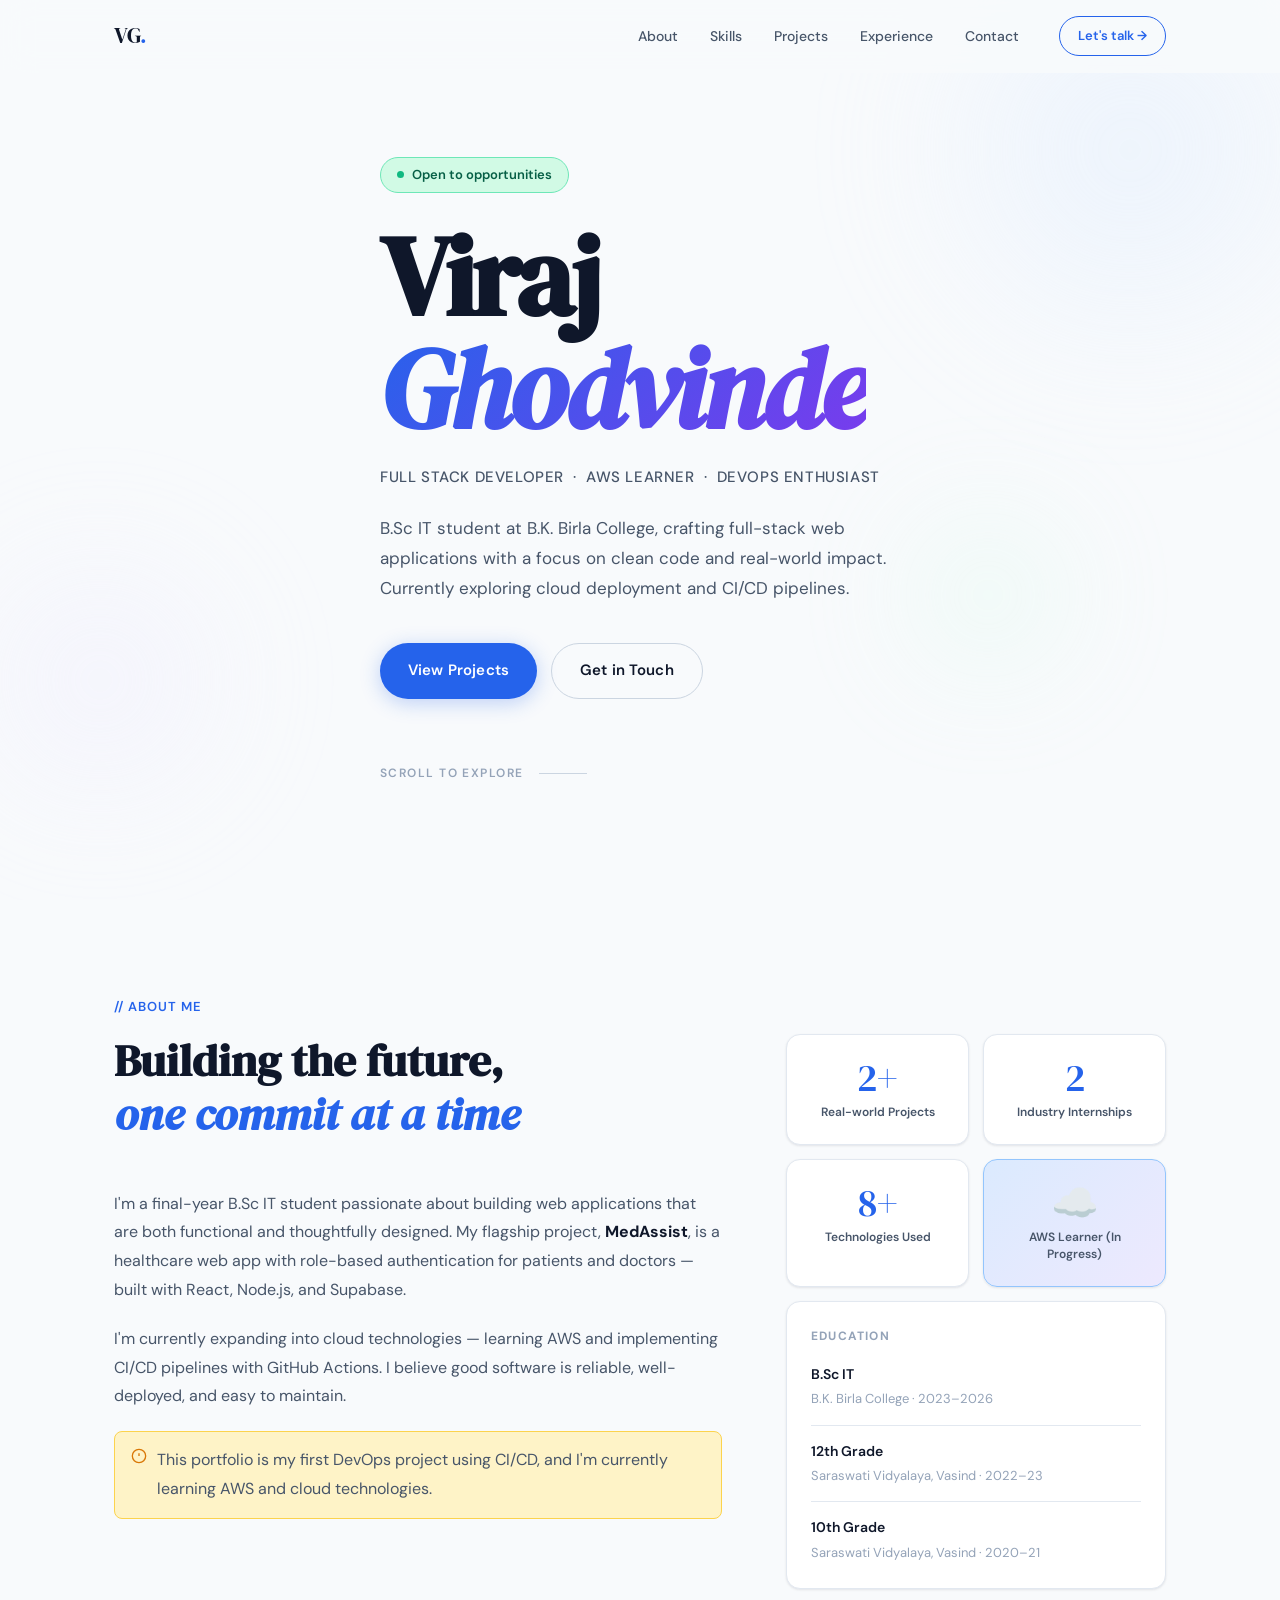
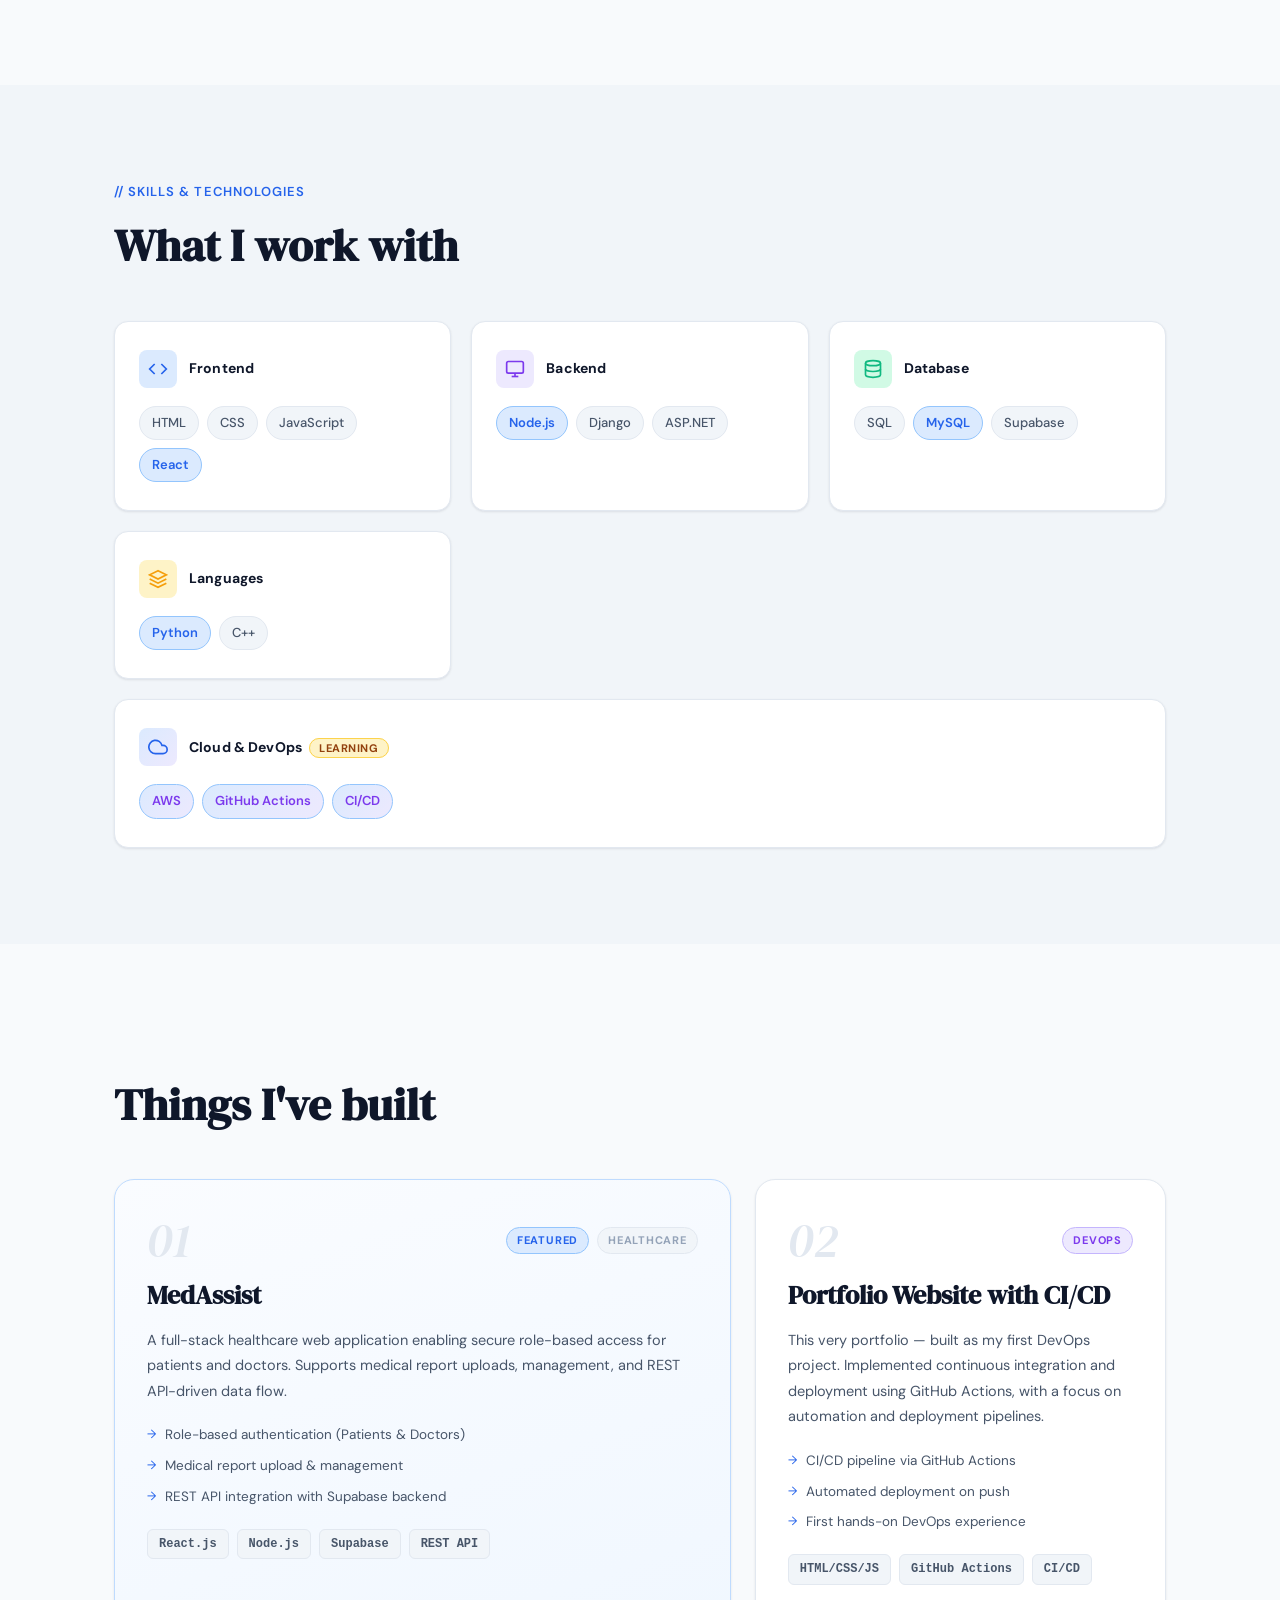
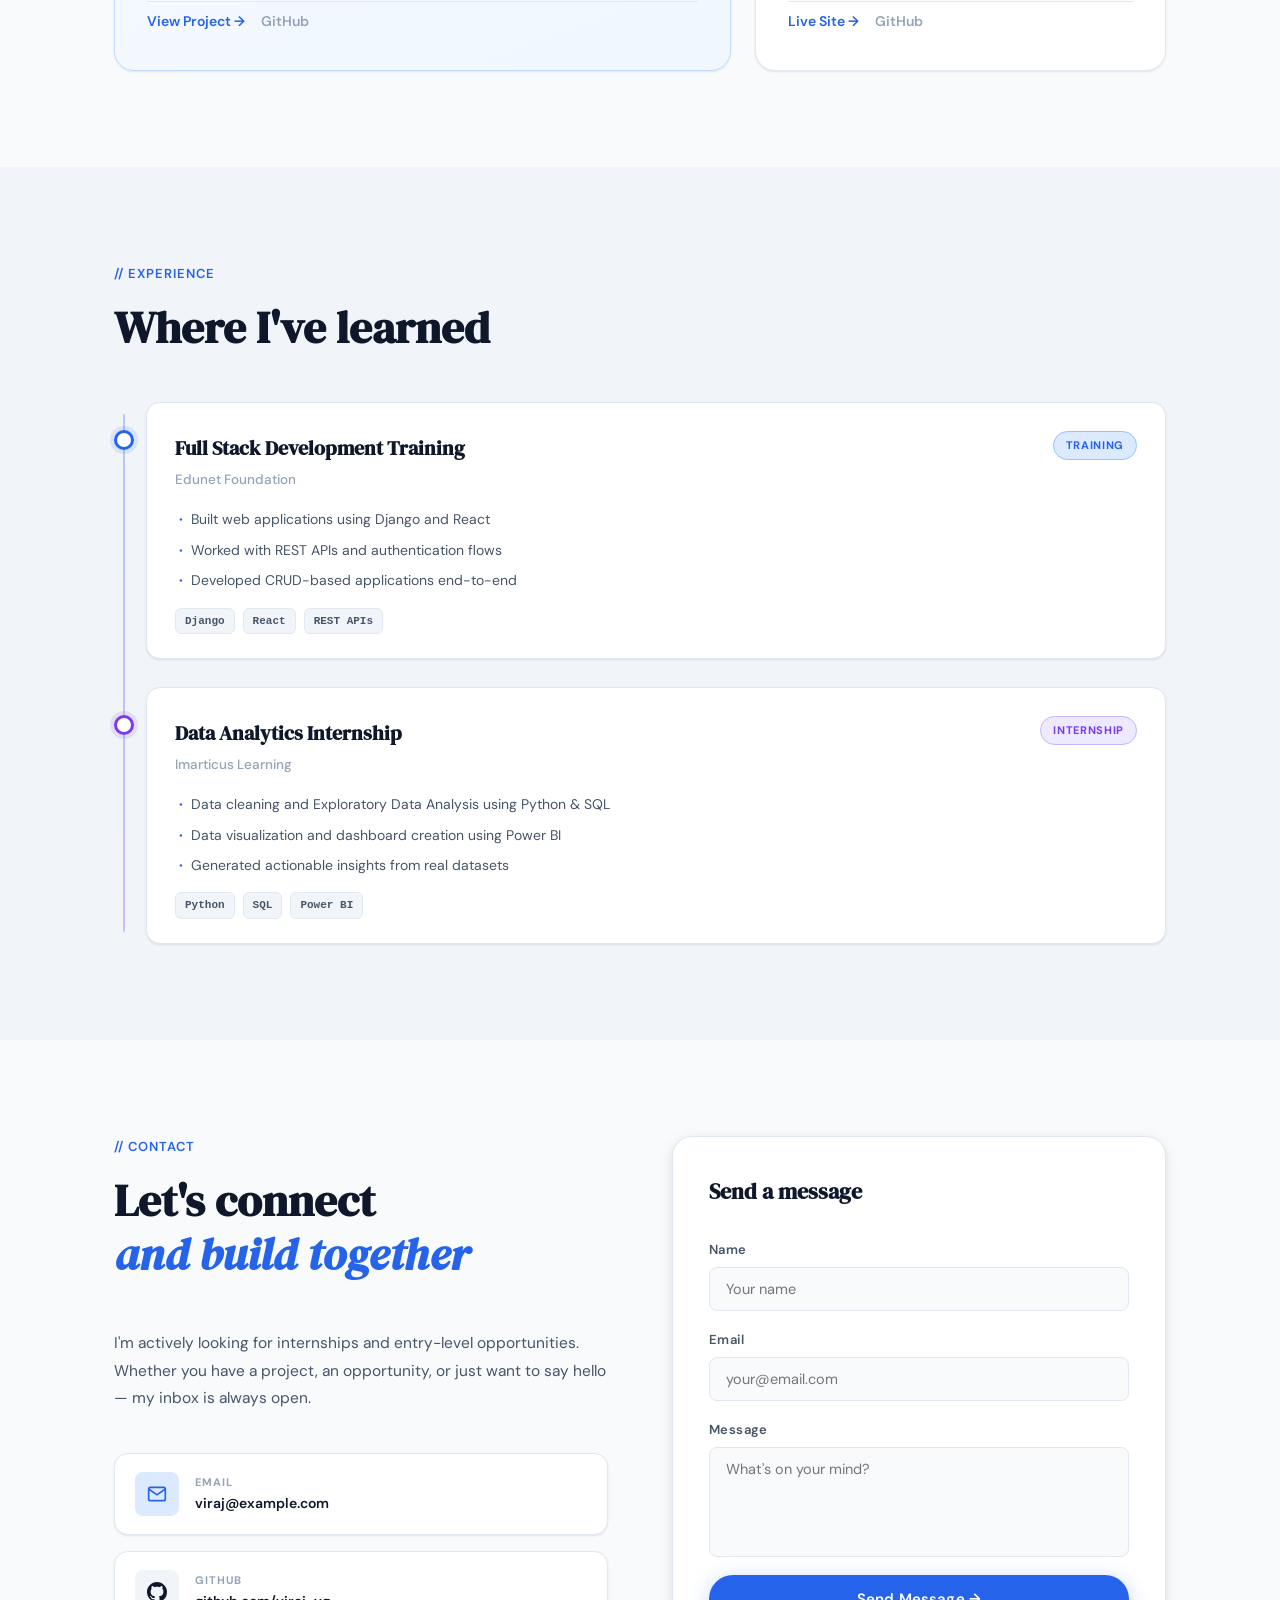
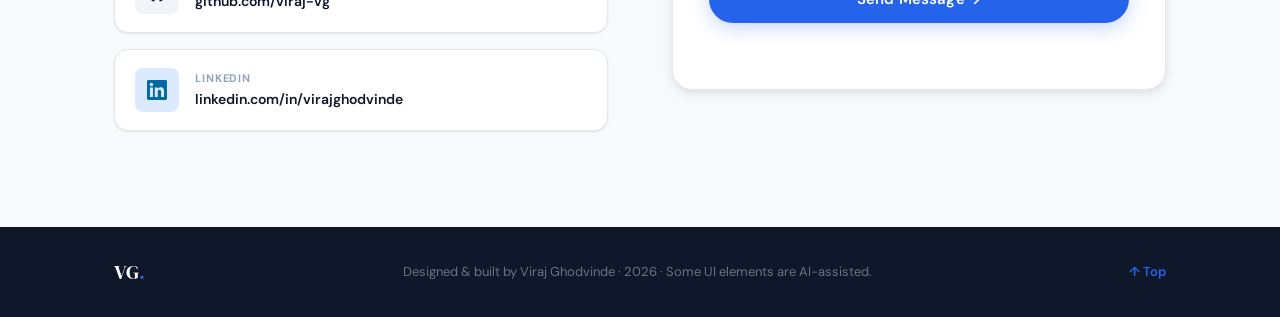
<file: website/index.html>
<!DOCTYPE html>
<html lang="en">
<head>
  <meta charset="UTF-8" />
  <meta name="viewport" content="width=device-width, initial-scale=1.0" />
  <title>Viraj Ghodvinde — Full Stack Developer</title>
  <link rel="stylesheet" href="style.css" />
  <link rel="preconnect" href="https://fonts.googleapis.com" />
  <link rel="preconnect" href="https://fonts.gstatic.com" crossorigin />
  <link href="https://fonts.googleapis.com/css2?family=DM+Serif+Display:ital@0;1&family=DM+Sans:ital,opsz,wght@0,9..40,300;0,9..40,400;0,9..40,500;0,9..40,600;1,9..40,300&display=swap" rel="stylesheet" />
</head>
<body>

  <!-- ═══ NAVBAR ═══ -->
  <nav class="navbar" id="navbar">
    <div class="nav-inner">
      <a href="#hero" class="nav-logo">VG<span class="dot">.</span></a>
      <ul class="nav-links">
        <li><a href="#about" class="nav-link">About</a></li>
        <li><a href="#skills" class="nav-link">Skills</a></li>
        <li><a href="#projects" class="nav-link">Projects</a></li>
        <li><a href="#experience" class="nav-link">Experience</a></li>
        <li><a href="#contact" class="nav-link">Contact</a></li>
      </ul>
      <a href="#contact" class="nav-cta">Let's talk →</a>
      <button class="hamburger" id="hamburger" aria-label="Menu">
        <span></span><span></span><span></span>
      </button>
    </div>
    <!-- Mobile menu -->
    <div class="mobile-menu" id="mobileMenu">
      <a href="#about" class="mob-link">About</a>
      <a href="#skills" class="mob-link">Skills</a>
      <a href="#projects" class="mob-link">Projects</a>
      <a href="#experience" class="mob-link">Experience</a>
      <a href="#contact" class="mob-link">Contact</a>
    </div>
  </nav>

  <!-- ═══ HERO ═══ -->
  <section class="hero" id="hero">
    <div class="hero-bg-shapes">
      <div class="shape shape-1"></div>
      <div class="shape shape-2"></div>
      <div class="shape shape-3"></div>
    </div>
    <div class="hero-inner container">
      <div class="hero-badge reveal">
        <span class="badge-dot"></span> Open to opportunities
      </div>
      <h1 class="hero-name reveal delay-1">
        Viraj<br /><em>Ghodvinde</em>
      </h1>
      <p class="hero-title reveal delay-2">
        Full Stack Developer &nbsp;·&nbsp; AWS Learner &nbsp;·&nbsp; DevOps Enthusiast
      </p>
      <p class="hero-summary reveal delay-3">
        B.Sc IT student at B.K. Birla College, crafting full-stack web applications with a
        focus on clean code and real-world impact. Currently exploring cloud deployment
        and CI/CD pipelines.
      </p>
      <div class="hero-actions reveal delay-4">
        <a href="#projects" class="btn btn-primary">View Projects</a>
        <a href="#contact" class="btn btn-outline">Get in Touch</a>
      </div>
      <div class="hero-scroll reveal delay-5">
        <span>Scroll to explore</span>
        <div class="scroll-line"></div>
      </div>
    </div>
  </section>

  <!-- ═══ ABOUT ═══ -->
  <section class="about section" id="about">
    <div class="container">
      <div class="section-label reveal">// About me</div>
      <div class="about-grid">
        <div class="about-text reveal delay-1">
          <h2 class="section-title">Building the future,<br /><em>one commit at a time</em></h2>
          <p>
            I'm a final-year B.Sc IT student passionate about building web applications
            that are both functional and thoughtfully designed. My flagship project,
            <strong>MedAssist</strong>, is a healthcare web app with role-based authentication
            for patients and doctors — built with React, Node.js, and Supabase.
          </p>
          <p>
            I'm currently expanding into cloud technologies — learning AWS and implementing
            CI/CD pipelines with GitHub Actions. I believe good software is reliable,
            well-deployed, and easy to maintain.
          </p>
          <p class="about-note">
            <svg width="16" height="16" viewBox="0 0 24 24" fill="none" stroke="currentColor" stroke-width="2"><circle cx="12" cy="12" r="10"/><line x1="12" y1="8" x2="12" y2="12"/><line x1="12" y1="16" x2="12.01" y2="16"/></svg>
            This portfolio is my first DevOps project
            using CI/CD, and I'm currently learning AWS and cloud technologies.

          </p>
        </div>
        <div class="about-stats reveal delay-2">
          <div class="stat-card">
            <div class="stat-number">2+</div>
            <div class="stat-label">Real-world Projects</div>
          </div>
          <div class="stat-card">
            <div class="stat-number">2</div>
            <div class="stat-label">Industry Internships</div>
          </div>
          <div class="stat-card">
            <div class="stat-number">8+</div>
            <div class="stat-label">Technologies Used</div>
          </div>
          <div class="stat-card highlight">
            <div class="stat-number">☁️</div>
            <div class="stat-label">AWS Learner (In Progress)</div>
          </div>
          <!-- Education card -->
          <div class="edu-card">
            <div class="edu-title">Education</div>
            <ul class="edu-list">
              <li>
                <span class="edu-degree">B.Sc IT</span>
                <span class="edu-school">B.K. Birla College · 2023–2026</span>
              </li>
              <li>
                <span class="edu-degree">12th Grade</span>
                <span class="edu-school">Saraswati Vidyalaya, Vasind · 2022–23</span>
              </li>
              <li>
                <span class="edu-degree">10th Grade</span>
                <span class="edu-school">Saraswati Vidyalaya, Vasind · 2020–21</span>
              </li>
            </ul>
          </div>
        </div>
      </div>
    </div>
  </section>

  <!-- ═══ SKILLS ═══ -->
  <section class="skills section" id="skills">
    <div class="container">
      <div class="section-label reveal">// Skills & Technologies</div>
      <h2 class="section-title reveal delay-1">What I work with</h2>
      <div class="skills-grid">

        <div class="skill-group reveal delay-1">
          <div class="skill-group-header">
            <div class="skill-icon frontend-icon">
              <svg width="20" height="20" viewBox="0 0 24 24" fill="none" stroke="currentColor" stroke-width="2"><polyline points="16 18 22 12 16 6"/><polyline points="8 6 2 12 8 18"/></svg>
            </div>
            <span>Frontend</span>
          </div>
          <div class="skill-tags">
            <span class="tag">HTML</span>
            <span class="tag">CSS</span>
            <span class="tag">JavaScript</span>
            <span class="tag tag-featured">React</span>
          </div>
        </div>

        <div class="skill-group reveal delay-2">
          <div class="skill-group-header">
            <div class="skill-icon backend-icon">
              <svg width="20" height="20" viewBox="0 0 24 24" fill="none" stroke="currentColor" stroke-width="2"><rect x="2" y="3" width="20" height="14" rx="2"/><line x1="8" y1="21" x2="16" y2="21"/><line x1="12" y1="17" x2="12" y2="21"/></svg>
            </div>
            <span>Backend</span>
          </div>
          <div class="skill-tags">
            <span class="tag tag-featured">Node.js</span>
            <span class="tag">Django</span>
            <span class="tag">ASP.NET</span>
          </div>
        </div>

        <div class="skill-group reveal delay-3">
          <div class="skill-group-header">
            <div class="skill-icon db-icon">
              <svg width="20" height="20" viewBox="0 0 24 24" fill="none" stroke="currentColor" stroke-width="2"><ellipse cx="12" cy="5" rx="9" ry="3"/><path d="M21 12c0 1.66-4 3-9 3s-9-1.34-9-3"/><path d="M3 5v14c0 1.66 4 3 9 3s9-1.34 9-3V5"/></svg>
            </div>
            <span>Database</span>
          </div>
          <div class="skill-tags">
            <span class="tag">SQL</span>
            <span class="tag tag-featured">MySQL</span>
            <span class="tag">Supabase</span>
          </div>
        </div>

        <div class="skill-group reveal delay-4">
          <div class="skill-group-header">
            <div class="skill-icon lang-icon">
              <svg width="20" height="20" viewBox="0 0 24 24" fill="none" stroke="currentColor" stroke-width="2"><path d="M12 2L2 7l10 5 10-5-10-5z"/><path d="M2 17l10 5 10-5"/><path d="M2 12l10 5 10-5"/></svg>
            </div>
            <span>Languages</span>
          </div>
          <div class="skill-tags">
            <span class="tag tag-featured">Python</span>
            <span class="tag">C++</span>
          </div>
        </div>

        <div class="skill-group reveal delay-5 learning-group">
          <div class="skill-group-header">
            <div class="skill-icon cloud-icon">
              <svg width="20" height="20" viewBox="0 0 24 24" fill="none" stroke="currentColor" stroke-width="2"><path d="M18 10h-1.26A8 8 0 1 0 9 20h9a5 5 0 0 0 0-10z"/></svg>
            </div>
            <span>Cloud & DevOps <span class="learning-badge">Learning</span></span>
          </div>
          <div class="skill-tags">
            <span class="tag tag-cloud">AWS</span>
            <span class="tag tag-cloud">GitHub Actions</span>
            <span class="tag tag-cloud">CI/CD</span>
          </div>
        </div>

      </div>
    </div>
  </section>

  <!-- ═══ PROJECTS ═══ -->
  <section class="projects section" id="projects">
    <div class="container">
      <div class="section-label reveal">// Projects</div>
      <h2 class="section-title reveal delay-1">Things I've built</h2>
      <div class="projects-grid">

        <!-- MedAssist -->
        <div class="project-card featured-card reveal delay-1">
          <div class="project-top">
            <div class="project-number">01</div>
            <div class="project-badges">
              <span class="p-badge featured-badge">Featured</span>
              <span class="p-badge">Healthcare</span>
            </div>
          </div>
          <h3 class="project-name">MedAssist</h3>
          <p class="project-desc">
            A full-stack healthcare web application enabling secure role-based access for
            patients and doctors. Supports medical report uploads, management, and REST
            API-driven data flow.
          </p>
          <ul class="project-features">
            <li>Role-based authentication (Patients & Doctors)</li>
            <li>Medical report upload & management</li>
            <li>REST API integration with Supabase backend</li>
          </ul>
          <div class="project-stack">
            <span class="stack-tag">React.js</span>
            <span class="stack-tag">Node.js</span>
            <span class="stack-tag">Supabase</span>
            <span class="stack-tag">REST API</span>
          </div>
          <div class="project-footer">
            <a href="#" class="project-link">View Project →</a>
            <a href="#" class="project-link project-link-ghost">GitHub</a>
          </div>
        </div>

        <!-- Portfolio CI/CD -->
        <div class="project-card reveal delay-2">
          <div class="project-top">
            <div class="project-number">02</div>
            <div class="project-badges">
              <span class="p-badge devops-badge">DevOps</span>
            </div>
          </div>
          <h3 class="project-name">Portfolio Website with CI/CD</h3>
          <p class="project-desc">
            This very portfolio — built as my first DevOps project. Implemented continuous
            integration and deployment using GitHub Actions, with a focus on automation
            and deployment pipelines.
          </p>
          <ul class="project-features">
            <li>CI/CD pipeline via GitHub Actions</li>
            <li>Automated deployment on push</li>
            <li>First hands-on DevOps experience</li>
          </ul>
          <div class="project-stack">
            <span class="stack-tag">HTML/CSS/JS</span>
            <span class="stack-tag">GitHub Actions</span>
            <span class="stack-tag">CI/CD</span>
          </div>
          <div class="project-footer">
            <a href="#" class="project-link">Live Site →</a>
            <a href="#" class="project-link project-link-ghost">GitHub</a>
          </div>
        </div>

      </div>
    </div>
  </section>

  <!-- ═══ EXPERIENCE ═══ -->
  <section class="experience section" id="experience">
    <div class="container">
      <div class="section-label reveal">// Experience</div>
      <h2 class="section-title reveal delay-1">Where I've learned</h2>
      <div class="timeline">

        <div class="timeline-item reveal delay-1">
          <div class="timeline-dot"></div>
          <div class="timeline-card">
            <div class="tl-header">
              <div>
                <h3 class="tl-role">Full Stack Development Training</h3>
                <p class="tl-org">Edunet Foundation</p>
              </div>
              <span class="tl-type fullstack-type">Training</span>
            </div>
            <ul class="tl-points">
              <li>Built web applications using Django and React</li>
              <li>Worked with REST APIs and authentication flows</li>
              <li>Developed CRUD-based applications end-to-end</li>
            </ul>
            <div class="tl-stack">
              <span class="stack-tag sm">Django</span>
              <span class="stack-tag sm">React</span>
              <span class="stack-tag sm">REST APIs</span>
            </div>
          </div>
        </div>

        <div class="timeline-item reveal delay-2">
          <div class="timeline-dot analytics-dot"></div>
          <div class="timeline-card">
            <div class="tl-header">
              <div>
                <h3 class="tl-role">Data Analytics Internship</h3>
                <p class="tl-org">Imarticus Learning</p>
              </div>
              <span class="tl-type analytics-type">Internship</span>
            </div>
            <ul class="tl-points">
              <li>Data cleaning and Exploratory Data Analysis using Python & SQL</li>
              <li>Data visualization and dashboard creation using Power BI</li>
              <li>Generated actionable insights from real datasets</li>
            </ul>
            <div class="tl-stack">
              <span class="stack-tag sm">Python</span>
              <span class="stack-tag sm">SQL</span>
              <span class="stack-tag sm">Power BI</span>
            </div>
          </div>
        </div>

      </div>
    </div>
  </section>

  <!-- ═══ CONTACT ═══ -->
  <section class="contact section" id="contact">
    <div class="container">
      <div class="contact-inner">
        <div class="contact-left reveal">
          <div class="section-label">// Contact</div>
          <h2 class="section-title">Let's connect<br /><em>and build together</em></h2>
          <p class="contact-sub">
            I'm actively looking for internships and entry-level opportunities.
            Whether you have a project, an opportunity, or just want to say hello —
            my inbox is always open.
          </p>
          <div class="contact-links">
            <a href="mailto:viraj@example.com" class="contact-item">
              <div class="contact-icon email-icon">
                <svg width="20" height="20" viewBox="0 0 24 24" fill="none" stroke="currentColor" stroke-width="2"><path d="M4 4h16c1.1 0 2 .9 2 2v12c0 1.1-.9 2-2 2H4c-1.1 0-2-.9-2-2V6c0-1.1.9-2 2-2z"/><polyline points="22,6 12,13 2,6"/></svg>
              </div>
              <div>
                <span class="contact-label">Email</span>
                <span class="contact-value">viraj@example.com</span>
              </div>
            </a>
            <a href="https://github.com/" target="_blank" class="contact-item">
              <div class="contact-icon github-icon">
                <svg width="20" height="20" viewBox="0 0 24 24" fill="currentColor"><path d="M12 0C5.37 0 0 5.37 0 12c0 5.31 3.435 9.795 8.205 11.385.6.105.825-.255.825-.57 0-.285-.015-1.23-.015-2.235-3.015.555-3.795-.735-4.035-1.41-.135-.345-.72-1.41-1.23-1.695-.42-.225-1.02-.78-.015-.795.945-.015 1.62.87 1.845 1.23 1.08 1.815 2.805 1.305 3.495.99.105-.78.42-1.305.765-1.605-2.67-.3-5.46-1.335-5.46-5.925 0-1.305.465-2.385 1.23-3.225-.12-.3-.54-1.53.12-3.18 0 0 1.005-.315 3.3 1.23.96-.27 1.98-.405 3-.405s2.04.135 3 .405c2.295-1.56 3.3-1.23 3.3-1.23.66 1.65.24 2.88.12 3.18.765.84 1.23 1.905 1.23 3.225 0 4.605-2.805 5.625-5.475 5.925.435.375.81 1.095.81 2.22 0 1.605-.015 2.895-.015 3.3 0 .315.225.69.825.57A12.02 12.02 0 0024 12c0-6.63-5.37-12-12-12z"/></svg>
              </div>
              <div>
                <span class="contact-label">GitHub</span>
                <span class="contact-value">github.com/viraj-vg</span>
              </div>
            </a>
            <a href="https://linkedin.com/" target="_blank" class="contact-item">
              <div class="contact-icon linkedin-icon">
                <svg width="20" height="20" viewBox="0 0 24 24" fill="currentColor"><path d="M20.447 20.452h-3.554v-5.569c0-1.328-.027-3.037-1.852-3.037-1.853 0-2.136 1.445-2.136 2.939v5.667H9.351V9h3.414v1.561h.046c.477-.9 1.637-1.85 3.37-1.85 3.601 0 4.267 2.37 4.267 5.455v6.286zM5.337 7.433a2.062 2.062 0 01-2.063-2.065 2.064 2.064 0 112.063 2.065zm1.782 13.019H3.555V9h3.564v11.452zM22.225 0H1.771C.792 0 0 .774 0 1.729v20.542C0 23.227.792 24 1.771 24h20.451C23.2 24 24 23.227 24 22.271V1.729C24 .774 23.2 0 22.222 0h.003z"/></svg>
              </div>
              <div>
                <span class="contact-label">LinkedIn</span>
                <span class="contact-value">linkedin.com/in/virajghodvinde</span>
              </div>
            </a>
          </div>
        </div>
        <div class="contact-right reveal delay-2">
          <div class="contact-card">
            <h3>Send a message</h3>
            <div class="form-group">
              <label>Name</label>
              <input type="text" placeholder="Your name" class="form-input" />
            </div>
            <div class="form-group">
              <label>Email</label>
              <input type="email" placeholder="your@email.com" class="form-input" />
            </div>
            <div class="form-group">
              <label>Message</label>
              <textarea rows="4" placeholder="What's on your mind?" class="form-input form-textarea"></textarea>
            </div>
            <button class="btn btn-primary full-width" onclick="handleFormSubmit(event)">Send Message →</button>
            <p class="form-note" id="formNote"></p>
          </div>
        </div>
      </div>
    </div>
  </section>

  <!-- ═══ FOOTER ═══ -->
  <footer class="footer">
    <div class="container footer-inner">
      <span class="footer-logo">VG<span class="dot">.</span></span>
      <p class="footer-text">
        Designed & built by Viraj Ghodvinde · 2026 · Some UI elements are AI-assisted.
      </p>
      <a href="#hero" class="back-to-top">↑ Top</a>
    </div>
  </footer>

  <script src="script.js"></script>
</body>
</html>
</file>
<file: website/style.css>
/* ── CSS Variables ── */
:root {
  --blue: #2563eb;
  --blue-light: #dbeafe;
  --blue-mid: #93c5fd;
  --purple: #7c3aed;
  --purple-light: #ede9fe;
  --green: #10b981;
  --green-light: #d1fae5;
  --amber: #f59e0b;
  --amber-light: #fef3c7;

  --bg: #f8fafc;
  --bg-card: #ffffff;
  --bg-section: #f1f5f9;

  --text-primary: #0f172a;
  --text-secondary: #475569;
  --text-muted: #94a3b8;

  --border: #e2e8f0;
  --border-strong: #cbd5e1;

  --shadow-sm: 0 1px 3px rgba(15,23,42,0.06), 0 1px 2px rgba(15,23,42,0.04);
  --shadow-md: 0 4px 16px rgba(15,23,42,0.08), 0 2px 6px rgba(15,23,42,0.05);
  --shadow-lg: 0 12px 40px rgba(15,23,42,0.1), 0 4px 12px rgba(15,23,42,0.06);
  --shadow-blue: 0 8px 32px rgba(37,99,235,0.18);

  --radius-sm: 8px;
  --radius-md: 14px;
  --radius-lg: 20px;
  --radius-xl: 28px;

  --font-display: 'DM Serif Display', Georgia, serif;
  --font-body: 'DM Sans', system-ui, sans-serif;

  --nav-h: 72px;
  --transition: 0.3s cubic-bezier(0.4, 0, 0.2, 1);
}

/* ── Reset ── */
*, *::before, *::after { box-sizing: border-box; margin: 0; padding: 0; }
html { scroll-behavior: smooth; font-size: 16px; }
body {
  font-family: var(--font-body);
  background: var(--bg);
  color: var(--text-primary);
  line-height: 1.7;
  -webkit-font-smoothing: antialiased;
}
a { text-decoration: none; color: inherit; }
img { max-width: 100%; display: block; }
ul { list-style: none; }

/* ── Container ── */
.container {
  max-width: 1100px;
  margin: 0 auto;
  padding: 0 24px;
}

/* ── Section helpers ── */
.section { padding: 96px 0; }
.section-label {
  font-size: 13px;
  font-weight: 600;
  letter-spacing: 0.08em;
  color: var(--blue);
  text-transform: uppercase;
  margin-bottom: 16px;
  font-family: var(--font-body);
}
.section-title {
  font-family: var(--font-display);
  font-size: clamp(2rem, 4vw, 2.8rem);
  line-height: 1.2;
  color: var(--text-primary);
  margin-bottom: 48px;
}
.section-title em {
  font-style: italic;
  color: var(--blue);
}
.dot { color: var(--blue); }

/* ══════════════════════════════════════
   NAVBAR
══════════════════════════════════════ */
.navbar {
  position: fixed;
  top: 0;
  left: 0;
  right: 0;
  z-index: 1000;
  background: rgba(248,250,252,0.82);
  backdrop-filter: blur(16px);
  -webkit-backdrop-filter: blur(16px);
  border-bottom: 1px solid transparent;
  transition: border-color var(--transition), box-shadow var(--transition);
}
.navbar.scrolled {
  border-bottom-color: var(--border);
  box-shadow: var(--shadow-sm);
}
.nav-inner {
  max-width: 1100px;
  margin: 0 auto;
  padding: 0 24px;
  height: var(--nav-h);
  display: flex;
  align-items: center;
  gap: 40px;
}
.nav-logo {
  font-family: var(--font-display);
  font-size: 22px;
  color: var(--text-primary);
  font-weight: 400;
  letter-spacing: -0.02em;
  flex-shrink: 0;
}
.nav-links {
  display: flex;
  gap: 32px;
  margin-left: auto;
}
.nav-link {
  font-size: 14px;
  font-weight: 500;
  color: var(--text-secondary);
  position: relative;
  padding: 4px 0;
  transition: color var(--transition);
}
.nav-link::after {
  content: '';
  position: absolute;
  bottom: -2px;
  left: 0;
  width: 0;
  height: 2px;
  background: var(--blue);
  border-radius: 2px;
  transition: width var(--transition);
}
.nav-link:hover, .nav-link.active { color: var(--text-primary); }
.nav-link:hover::after, .nav-link.active::after { width: 100%; }
.nav-cta {
  font-size: 13px;
  font-weight: 600;
  color: var(--blue);
  border: 1.5px solid var(--blue);
  padding: 8px 18px;
  border-radius: 100px;
  transition: background var(--transition), color var(--transition);
  flex-shrink: 0;
}
.nav-cta:hover { background: var(--blue); color: #fff; }
.hamburger {
  display: none;
  flex-direction: column;
  gap: 5px;
  background: none;
  border: none;
  cursor: pointer;
  padding: 4px;
  margin-left: auto;
}
.hamburger span {
  width: 22px; height: 2px;
  background: var(--text-primary);
  border-radius: 2px;
  transition: var(--transition);
  display: block;
}
.hamburger.open span:nth-child(1) { transform: translateY(7px) rotate(45deg); }
.hamburger.open span:nth-child(2) { opacity: 0; }
.hamburger.open span:nth-child(3) { transform: translateY(-7px) rotate(-45deg); }
.mobile-menu {
  display: none;
  flex-direction: column;
  gap: 0;
  border-top: 1px solid var(--border);
  background: var(--bg-card);
}
.mobile-menu.open { display: flex; }
.mob-link {
  padding: 16px 24px;
  font-size: 15px;
  font-weight: 500;
  color: var(--text-secondary);
  border-bottom: 1px solid var(--border);
  transition: background var(--transition), color var(--transition);
}
.mob-link:hover { background: var(--bg); color: var(--text-primary); }

/* ══════════════════════════════════════
   BUTTONS
══════════════════════════════════════ */
.btn {
  display: inline-flex;
  align-items: center;
  gap: 8px;
  font-family: var(--font-body);
  font-size: 15px;
  font-weight: 600;
  padding: 14px 28px;
  border-radius: 100px;
  cursor: pointer;
  border: none;
  transition: transform var(--transition), box-shadow var(--transition), background var(--transition), color var(--transition);
  letter-spacing: 0.01em;
}
.btn:hover { transform: translateY(-2px); }
.btn-primary {
  background: var(--blue);
  color: #fff;
  box-shadow: 0 4px 20px rgba(37,99,235,0.28);
}
.btn-primary:hover { box-shadow: var(--shadow-blue); background: #1d4ed8; }
.btn-outline {
  background: transparent;
  color: var(--text-primary);
  border: 1.5px solid var(--border-strong);
}
.btn-outline:hover { border-color: var(--blue); color: var(--blue); background: var(--blue-light); }
.full-width { width: 100%; justify-content: center; }

/* ══════════════════════════════════════
   HERO
══════════════════════════════════════ */
.hero {
  min-height: 100vh;
  display: flex;
  align-items: center;
  position: relative;
  overflow: hidden;
  padding-top: var(--nav-h);
}
.hero-bg-shapes { position: absolute; inset: 0; pointer-events: none; overflow: hidden; }
.shape {
  position: absolute;
  border-radius: 50%;
  filter: blur(60px);
  opacity: 0.45;
}
.shape-1 {
  width: 500px; height: 500px;
  background: radial-gradient(circle, #dbeafe 0%, transparent 70%);
  top: -100px; right: -100px;
  animation: float1 12s ease-in-out infinite;
}
.shape-2 {
  width: 320px; height: 320px;
  background: radial-gradient(circle, #ede9fe 0%, transparent 70%);
  bottom: 60px; left: -60px;
  animation: float2 16s ease-in-out infinite;
}
.shape-3 {
  width: 200px; height: 200px;
  background: radial-gradient(circle, #d1fae5 0%, transparent 70%);
  top: 55%; right: 15%;
  animation: float1 10s ease-in-out infinite reverse;
}
@keyframes float1 {
  0%, 100% { transform: translate(0, 0) scale(1); }
  50% { transform: translate(20px, -30px) scale(1.05); }
}
@keyframes float2 {
  0%, 100% { transform: translate(0, 0) scale(1); }
  50% { transform: translate(-15px, 20px) scale(1.08); }
}
.hero-inner {
  position: relative;
  z-index: 1;
  padding-top: 48px;
  padding-bottom: 80px;
}
.hero-badge {
  display: inline-flex;
  align-items: center;
  gap: 8px;
  background: var(--green-light);
  border: 1px solid #6ee7b7;
  border-radius: 100px;
  padding: 6px 16px;
  font-size: 13px;
  font-weight: 600;
  color: #065f46;
  margin-bottom: 28px;
}
.badge-dot {
  width: 7px; height: 7px;
  border-radius: 50%;
  background: var(--green);
  animation: pulse 2s ease-in-out infinite;
}
@keyframes pulse {
  0%, 100% { box-shadow: 0 0 0 0 rgba(16,185,129,0.5); }
  50% { box-shadow: 0 0 0 6px rgba(16,185,129,0); }
}
.hero-name {
  font-family: var(--font-display);
  font-size: clamp(3.5rem, 9vw, 7rem);
  line-height: 1.0;
  letter-spacing: -0.03em;
  color: var(--text-primary);
  margin-bottom: 20px;
}
.hero-name em {
  font-style: italic;
  background: linear-gradient(135deg, var(--blue) 0%, var(--purple) 100%);
  -webkit-background-clip: text;
  -webkit-text-fill-color: transparent;
  background-clip: text;
}
.hero-title {
  font-size: 15px;
  font-weight: 500;
  color: var(--text-secondary);
  letter-spacing: 0.04em;
  margin-bottom: 24px;
  text-transform: uppercase;
}
.hero-summary {
  max-width: 520px;
  font-size: 17px;
  color: var(--text-secondary);
  line-height: 1.75;
  margin-bottom: 40px;
}
.hero-actions {
  display: flex;
  gap: 14px;
  flex-wrap: wrap;
  margin-bottom: 64px;
}
.hero-scroll {
  display: flex;
  align-items: center;
  gap: 16px;
  font-size: 12px;
  font-weight: 600;
  letter-spacing: 0.12em;
  text-transform: uppercase;
  color: var(--text-muted);
}
.scroll-line {
  width: 48px;
  height: 1px;
  background: var(--border-strong);
  position: relative;
  overflow: hidden;
}
.scroll-line::after {
  content: '';
  position: absolute;
  top: 0;
  left: -100%;
  width: 100%;
  height: 100%;
  background: var(--blue);
  animation: scrollSlide 2s ease-in-out infinite;
}
@keyframes scrollSlide {
  0% { left: -100%; }
  100% { left: 100%; }
}

/* ══════════════════════════════════════
   ABOUT
══════════════════════════════════════ */
.about { background: var(--bg); }
.about-grid {
  display: grid;
  grid-template-columns: 1fr 380px;
  gap: 64px;
  align-items: start;
}
.about-text p {
  color: var(--text-secondary);
  font-size: 16px;
  line-height: 1.8;
  margin-bottom: 20px;
}
.about-text p strong { color: var(--text-primary); }
.about-note {
  display: flex;
  align-items: flex-start;
  gap: 10px;
  background: var(--amber-light);
  border: 1px solid #fcd34d;
  border-radius: var(--radius-sm);
  padding: 14px 16px;
  font-size: 13.5px;
  color: #92400e;
  line-height: 1.6;
}
.about-note svg { flex-shrink: 0; margin-top: 2px; stroke: #d97706; }
.about-stats {
  display: grid;
  grid-template-columns: 1fr 1fr;
  gap: 14px;
}
.stat-card {
  background: var(--bg-card);
  border: 1px solid var(--border);
  border-radius: var(--radius-md);
  padding: 24px 20px;
  text-align: center;
  box-shadow: var(--shadow-sm);
  transition: transform var(--transition), box-shadow var(--transition);
}
.stat-card:hover { transform: translateY(-3px); box-shadow: var(--shadow-md); }
.stat-card.highlight {
  background: linear-gradient(135deg, var(--blue-light), var(--purple-light));
  border-color: var(--blue-mid);
}
.stat-number {
  font-family: var(--font-display);
  font-size: 2.4rem;
  color: var(--blue);
  line-height: 1;
  margin-bottom: 6px;
}
.stat-label { font-size: 12px; font-weight: 600; color: var(--text-secondary); line-height: 1.4; }
.edu-card {
  grid-column: 1 / -1;
  background: var(--bg-card);
  border: 1px solid var(--border);
  border-radius: var(--radius-md);
  padding: 24px;
  box-shadow: var(--shadow-sm);
}
.edu-title {
  font-size: 12px;
  font-weight: 700;
  letter-spacing: 0.1em;
  text-transform: uppercase;
  color: var(--text-muted);
  margin-bottom: 16px;
}
.edu-list { display: flex; flex-direction: column; gap: 14px; }
.edu-list li {
  display: flex;
  flex-direction: column;
  gap: 2px;
  padding-bottom: 14px;
  border-bottom: 1px solid var(--border);
}
.edu-list li:last-child { border-bottom: none; padding-bottom: 0; }
.edu-degree { font-size: 14px; font-weight: 600; color: var(--text-primary); }
.edu-school { font-size: 13px; color: var(--text-muted); }

/* ══════════════════════════════════════
   SKILLS
══════════════════════════════════════ */
.skills { background: var(--bg-section); }
.skills-grid {
  display: grid;
  grid-template-columns: repeat(3, 1fr);
  gap: 20px;
}
.skill-group {
  background: var(--bg-card);
  border: 1px solid var(--border);
  border-radius: var(--radius-md);
  padding: 28px 24px;
  box-shadow: var(--shadow-sm);
  transition: transform var(--transition), box-shadow var(--transition), border-color var(--transition);
}
.skill-group:hover {
  transform: translateY(-4px);
  box-shadow: var(--shadow-md);
  border-color: var(--blue-mid);
}
.learning-group { grid-column: 1 / -1; }
.skill-group-header {
  display: flex;
  align-items: center;
  gap: 12px;
  margin-bottom: 18px;
  font-size: 14px;
  font-weight: 700;
  color: var(--text-primary);
  letter-spacing: 0.01em;
}
.skill-icon {
  width: 38px; height: 38px;
  border-radius: var(--radius-sm);
  display: flex;
  align-items: center;
  justify-content: center;
  flex-shrink: 0;
}
.frontend-icon { background: var(--blue-light); color: var(--blue); }
.backend-icon { background: var(--purple-light); color: var(--purple); }
.db-icon { background: var(--green-light); color: var(--green); }
.lang-icon { background: var(--amber-light); color: var(--amber); }
.cloud-icon { background: linear-gradient(135deg, var(--blue-light), var(--purple-light)); color: var(--blue); }
.skill-tags { display: flex; flex-wrap: wrap; gap: 8px; }
.tag {
  font-size: 13px;
  font-weight: 500;
  padding: 5px 12px;
  border-radius: 100px;
  background: var(--bg-section);
  border: 1px solid var(--border);
  color: var(--text-secondary);
  transition: background var(--transition), color var(--transition), border-color var(--transition);
}
.tag:hover { background: var(--blue-light); border-color: var(--blue-mid); color: var(--blue); }
.tag-featured {
  background: var(--blue-light);
  border-color: var(--blue-mid);
  color: var(--blue);
  font-weight: 600;
}
.tag-cloud {
  background: linear-gradient(135deg, var(--blue-light), var(--purple-light));
  border-color: var(--blue-mid);
  color: var(--purple);
  font-weight: 600;
}
.learning-badge {
  font-size: 11px;
  font-weight: 700;
  padding: 2px 9px;
  border-radius: 100px;
  background: var(--amber-light);
  border: 1px solid #fcd34d;
  color: #92400e;
  letter-spacing: 0.05em;
  text-transform: uppercase;
  margin-left: 4px;
}

/* ══════════════════════════════════════
   PROJECTS
══════════════════════════════════════ */
.projects { background: var(--bg); }
.projects-grid {
  display: grid;
  grid-template-columns: 3fr 2fr;
  gap: 24px;
}
.project-card {
  background: var(--bg-card);
  border: 1px solid var(--border);
  border-radius: var(--radius-lg);
  padding: 36px 32px;
  box-shadow: var(--shadow-sm);
  transition: transform var(--transition), box-shadow var(--transition), border-color var(--transition);
  display: flex;
  flex-direction: column;
  gap: 16px;
}
.project-card:hover {
  transform: translateY(-6px);
  box-shadow: var(--shadow-lg);
  border-color: var(--blue-mid);
}
.featured-card {
  border-color: #bfdbfe;
  background: linear-gradient(160deg, #fafcff 0%, #f0f7ff 100%);
}
.featured-card:hover { border-color: var(--blue); box-shadow: var(--shadow-blue); }
.project-top {
  display: flex;
  align-items: center;
  justify-content: space-between;
}
.project-number {
  font-family: var(--font-display);
  font-size: 3rem;
  color: var(--border);
  line-height: 1;
  font-style: italic;
}
.project-badges { display: flex; gap: 8px; flex-wrap: wrap; }
.p-badge {
  font-size: 11px;
  font-weight: 700;
  padding: 3px 10px;
  border-radius: 100px;
  text-transform: uppercase;
  letter-spacing: 0.07em;
}
.featured-badge { background: var(--blue-light); color: var(--blue); border: 1px solid var(--blue-mid); }
.devops-badge { background: var(--purple-light); color: var(--purple); border: 1px solid #c4b5fd; }
.p-badge:not(.featured-badge):not(.devops-badge) { background: var(--bg-section); color: var(--text-muted); border: 1px solid var(--border); }
.project-name {
  font-family: var(--font-display);
  font-size: 1.65rem;
  color: var(--text-primary);
  line-height: 1.2;
}
.project-desc { font-size: 14.5px; color: var(--text-secondary); line-height: 1.75; }
.project-features {
  display: flex;
  flex-direction: column;
  gap: 8px;
  margin-top: 4px;
}
.project-features li {
  font-size: 13.5px;
  color: var(--text-secondary);
  padding-left: 18px;
  position: relative;
}
.project-features li::before {
  content: '→';
  position: absolute;
  left: 0;
  color: var(--blue);
  font-size: 12px;
}
.project-stack { display: flex; flex-wrap: wrap; gap: 8px; margin-top: 4px; }
.stack-tag {
  font-size: 12px;
  font-weight: 600;
  padding: 4px 11px;
  border-radius: 6px;
  background: #f1f5f9;
  color: var(--text-secondary);
  border: 1px solid var(--border);
  font-family: 'Courier New', monospace;
}
.stack-tag.sm { font-size: 11px; padding: 3px 9px; }
.project-footer {
  display: flex;
  gap: 16px;
  margin-top: auto;
  padding-top: 8px;
  border-top: 1px solid var(--border);
}
.project-link {
  font-size: 14px;
  font-weight: 600;
  color: var(--blue);
  transition: color var(--transition);
}
.project-link:hover { color: var(--purple); }
.project-link-ghost { color: var(--text-muted); }
.project-link-ghost:hover { color: var(--text-primary); }

/* ══════════════════════════════════════
   EXPERIENCE
══════════════════════════════════════ */
.experience { background: var(--bg-section); }
.timeline {
  display: flex;
  flex-direction: column;
  gap: 28px;
  position: relative;
  padding-left: 32px;
}
.timeline::before {
  content: '';
  position: absolute;
  left: 9px;
  top: 12px;
  bottom: 12px;
  width: 2px;
  background: linear-gradient(to bottom, var(--blue), var(--purple));
  border-radius: 2px;
  opacity: 0.3;
}
.timeline-item {
  position: relative;
  display: flex;
  gap: 0;
}
.timeline-dot {
  position: absolute;
  left: -32px;
  top: 28px;
  width: 20px; height: 20px;
  background: var(--bg-card);
  border: 3px solid var(--blue);
  border-radius: 50%;
  flex-shrink: 0;
  box-shadow: 0 0 0 4px rgba(37,99,235,0.12);
}
.analytics-dot { border-color: var(--purple); box-shadow: 0 0 0 4px rgba(124,58,237,0.12); }
.timeline-card {
  background: var(--bg-card);
  border: 1px solid var(--border);
  border-radius: var(--radius-md);
  padding: 28px 28px 24px;
  box-shadow: var(--shadow-sm);
  width: 100%;
  transition: transform var(--transition), box-shadow var(--transition);
}
.timeline-card:hover { transform: translateX(6px); box-shadow: var(--shadow-md); }
.tl-header {
  display: flex;
  justify-content: space-between;
  align-items: flex-start;
  gap: 16px;
  margin-bottom: 16px;
}
.tl-role {
  font-family: var(--font-display);
  font-size: 1.25rem;
  color: var(--text-primary);
  margin-bottom: 4px;
}
.tl-org { font-size: 13.5px; color: var(--text-muted); font-weight: 500; }
.tl-type {
  font-size: 11px;
  font-weight: 700;
  padding: 4px 12px;
  border-radius: 100px;
  text-transform: uppercase;
  letter-spacing: 0.06em;
  flex-shrink: 0;
}
.fullstack-type { background: var(--blue-light); color: var(--blue); border: 1px solid var(--blue-mid); }
.analytics-type { background: var(--purple-light); color: var(--purple); border: 1px solid #c4b5fd; }
.tl-points {
  display: flex;
  flex-direction: column;
  gap: 8px;
  margin-bottom: 16px;
}
.tl-points li {
  font-size: 14px;
  color: var(--text-secondary);
  padding-left: 16px;
  position: relative;
  line-height: 1.6;
}
.tl-points li::before {
  content: '·';
  position: absolute;
  left: 4px;
  color: var(--blue);
  font-weight: 900;
}
.tl-stack { display: flex; flex-wrap: wrap; gap: 8px; }

/* ══════════════════════════════════════
   CONTACT
══════════════════════════════════════ */
.contact { background: var(--bg); }
.contact-inner {
  display: grid;
  grid-template-columns: 1fr 1fr;
  gap: 64px;
  align-items: start;
}
.contact-sub {
  font-size: 15.5px;
  color: var(--text-secondary);
  line-height: 1.8;
  margin-bottom: 40px;
}
.contact-links { display: flex; flex-direction: column; gap: 16px; }
.contact-item {
  display: flex;
  align-items: center;
  gap: 16px;
  padding: 18px 20px;
  border: 1px solid var(--border);
  border-radius: var(--radius-md);
  background: var(--bg-card);
  box-shadow: var(--shadow-sm);
  transition: transform var(--transition), box-shadow var(--transition), border-color var(--transition);
}
.contact-item:hover { transform: translateX(6px); box-shadow: var(--shadow-md); border-color: var(--blue-mid); }
.contact-icon {
  width: 44px; height: 44px;
  border-radius: var(--radius-sm);
  display: flex;
  align-items: center;
  justify-content: center;
  flex-shrink: 0;
}
.email-icon { background: var(--blue-light); color: var(--blue); }
.github-icon { background: #f1f5f9; color: var(--text-primary); }
.linkedin-icon { background: #dbeafe; color: #0369a1; }
.contact-label { font-size: 11px; font-weight: 700; text-transform: uppercase; letter-spacing: 0.08em; color: var(--text-muted); display: block; }
.contact-value { font-size: 14px; font-weight: 600; color: var(--text-primary); display: block; }

/* Contact form */
.contact-card {
  background: var(--bg-card);
  border: 1px solid var(--border);
  border-radius: var(--radius-lg);
  padding: 36px;
  box-shadow: var(--shadow-md);
}
.contact-card h3 {
  font-family: var(--font-display);
  font-size: 1.4rem;
  margin-bottom: 28px;
  color: var(--text-primary);
}
.form-group { display: flex; flex-direction: column; gap: 6px; margin-bottom: 18px; }
.form-group label { font-size: 13px; font-weight: 600; color: var(--text-secondary); letter-spacing: 0.03em; }
.form-input {
  font-family: var(--font-body);
  font-size: 14.5px;
  padding: 12px 16px;
  border: 1.5px solid var(--border);
  border-radius: var(--radius-sm);
  background: var(--bg);
  color: var(--text-primary);
  transition: border-color var(--transition), box-shadow var(--transition);
  outline: none;
  width: 100%;
  resize: none;
}
.form-input:focus { border-color: var(--blue); box-shadow: 0 0 0 3px rgba(37,99,235,0.1); }
.form-textarea { min-height: 110px; }
.form-note {
  font-size: 13px;
  color: var(--green);
  margin-top: 10px;
  text-align: center;
  font-weight: 600;
  min-height: 20px;
  transition: opacity 0.3s;
}

/* ══════════════════════════════════════
   FOOTER
══════════════════════════════════════ */
.footer {
  background: var(--text-primary);
  padding: 28px 0;
}
.footer-inner {
  display: flex;
  align-items: center;
  justify-content: space-between;
  gap: 16px;
  flex-wrap: wrap;
}
.footer-logo {
  font-family: var(--font-display);
  font-size: 20px;
  color: #fff;
}
.footer-logo .dot { color: var(--blue); }
.footer-text { font-size: 13px; color: #64748b; }
.back-to-top {
  font-size: 13px;
  font-weight: 600;
  color: var(--blue);
  transition: color var(--transition);
}
.back-to-top:hover { color: var(--blue-mid); }

/* ══════════════════════════════════════
   SCROLL REVEAL ANIMATIONS
══════════════════════════════════════ */
.reveal {
  opacity: 0;
  transform: translateY(28px);
  transition: opacity 0.65s cubic-bezier(0.4, 0, 0.2, 1), transform 0.65s cubic-bezier(0.4, 0, 0.2, 1);
}
.reveal.visible { opacity: 1; transform: translateY(0); }
.delay-1 { transition-delay: 0.1s; }
.delay-2 { transition-delay: 0.2s; }
.delay-3 { transition-delay: 0.3s; }
.delay-4 { transition-delay: 0.4s; }
.delay-5 { transition-delay: 0.5s; }

/* ══════════════════════════════════════
   RESPONSIVE
══════════════════════════════════════ */
@media (max-width: 1024px) {
  .about-grid { grid-template-columns: 1fr; gap: 48px; }
  .about-stats { grid-template-columns: repeat(4, 1fr); }
  .skills-grid { grid-template-columns: repeat(2, 1fr); }
  .learning-group { grid-column: 1 / -1; }
  .projects-grid { grid-template-columns: 1fr; }
  .contact-inner { grid-template-columns: 1fr; gap: 48px; }
}

@media (max-width: 768px) {
  .section { padding: 72px 0; }
  .nav-links, .nav-cta { display: none; }
  .hamburger { display: flex; }
  .hero-name { font-size: clamp(3rem, 13vw, 5rem); }
  .about-stats { grid-template-columns: repeat(2, 1fr); }
  .skills-grid { grid-template-columns: 1fr; }
  .timeline { padding-left: 24px; }
  .timeline-dot { left: -24px; width: 16px; height: 16px; top: 26px; }
  .project-card { padding: 28px 24px; }
  .contact-card { padding: 28px 24px; }
  .footer-inner { flex-direction: column; text-align: center; }
}

@media (max-width: 480px) {
  .hero-actions { flex-direction: column; }
  .btn { width: 100%; justify-content: center; }
  .about-stats { grid-template-columns: 1fr 1fr; }
}
</file>
